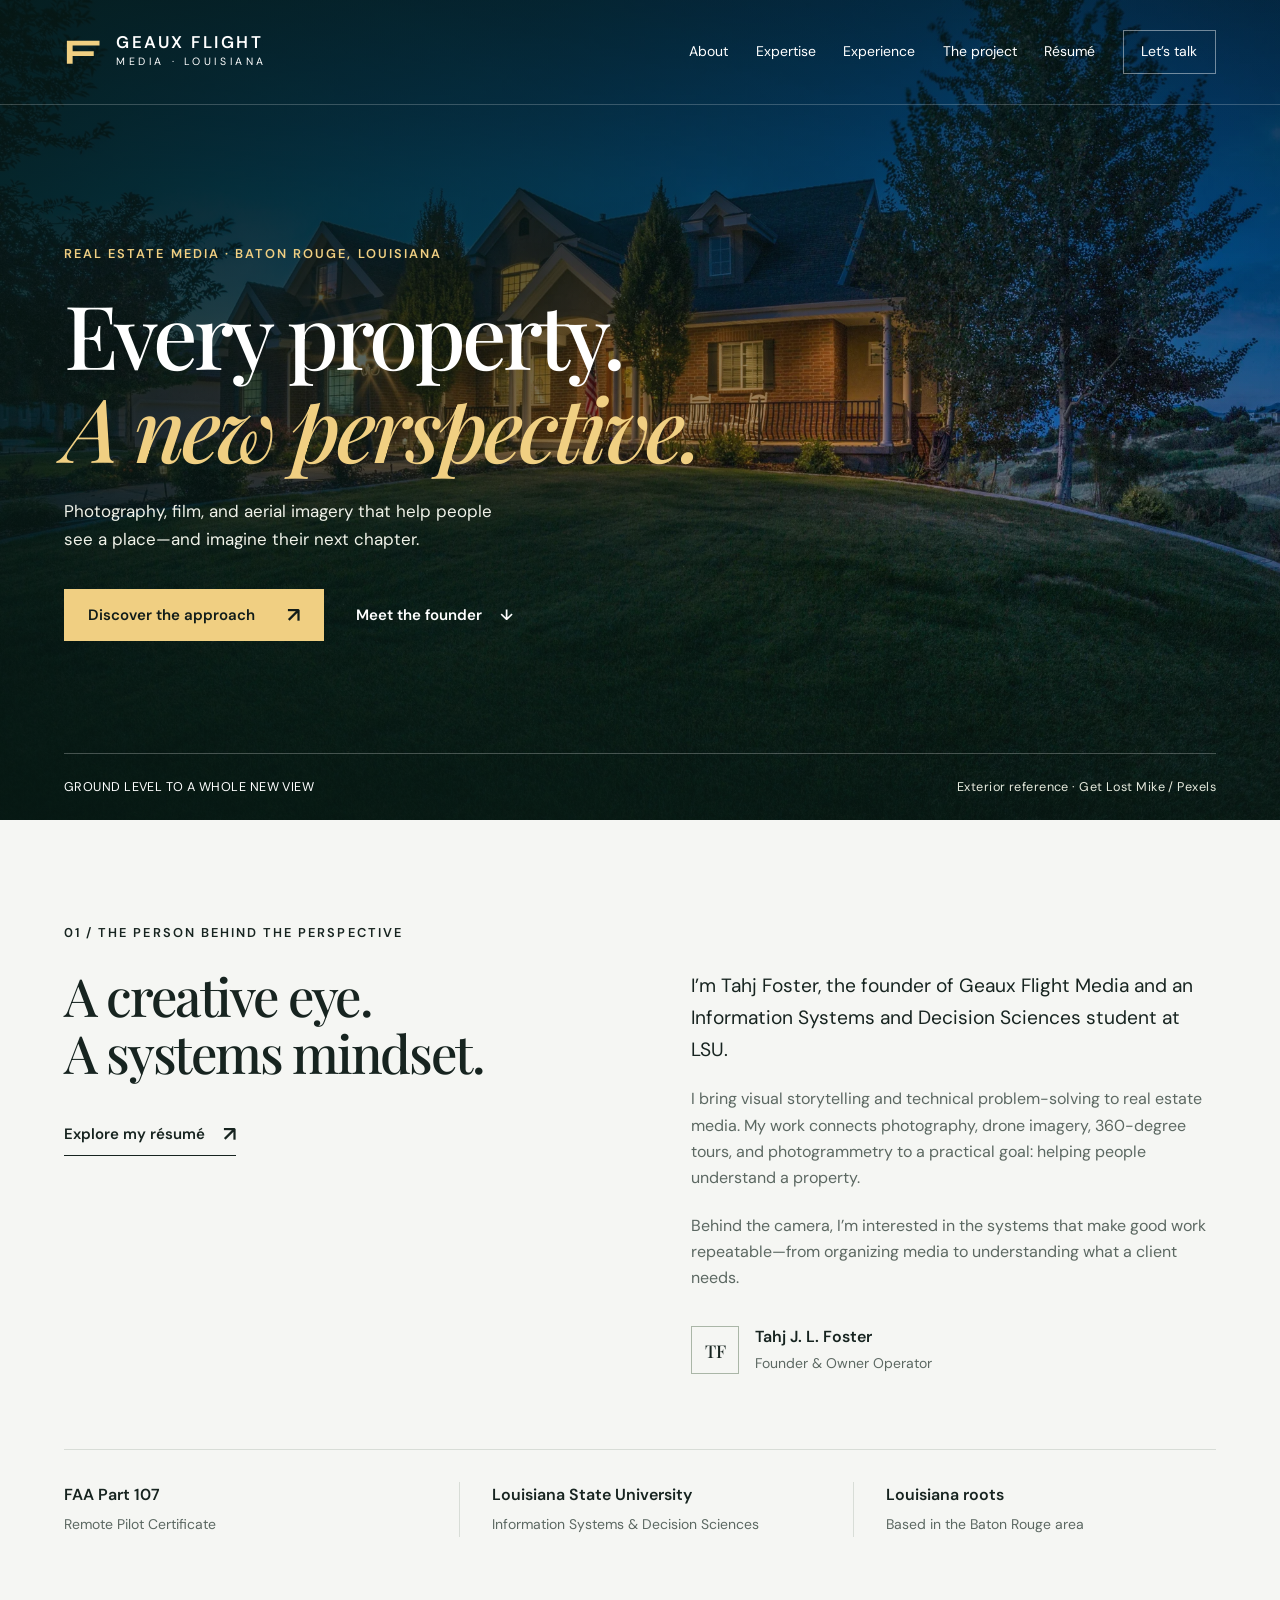
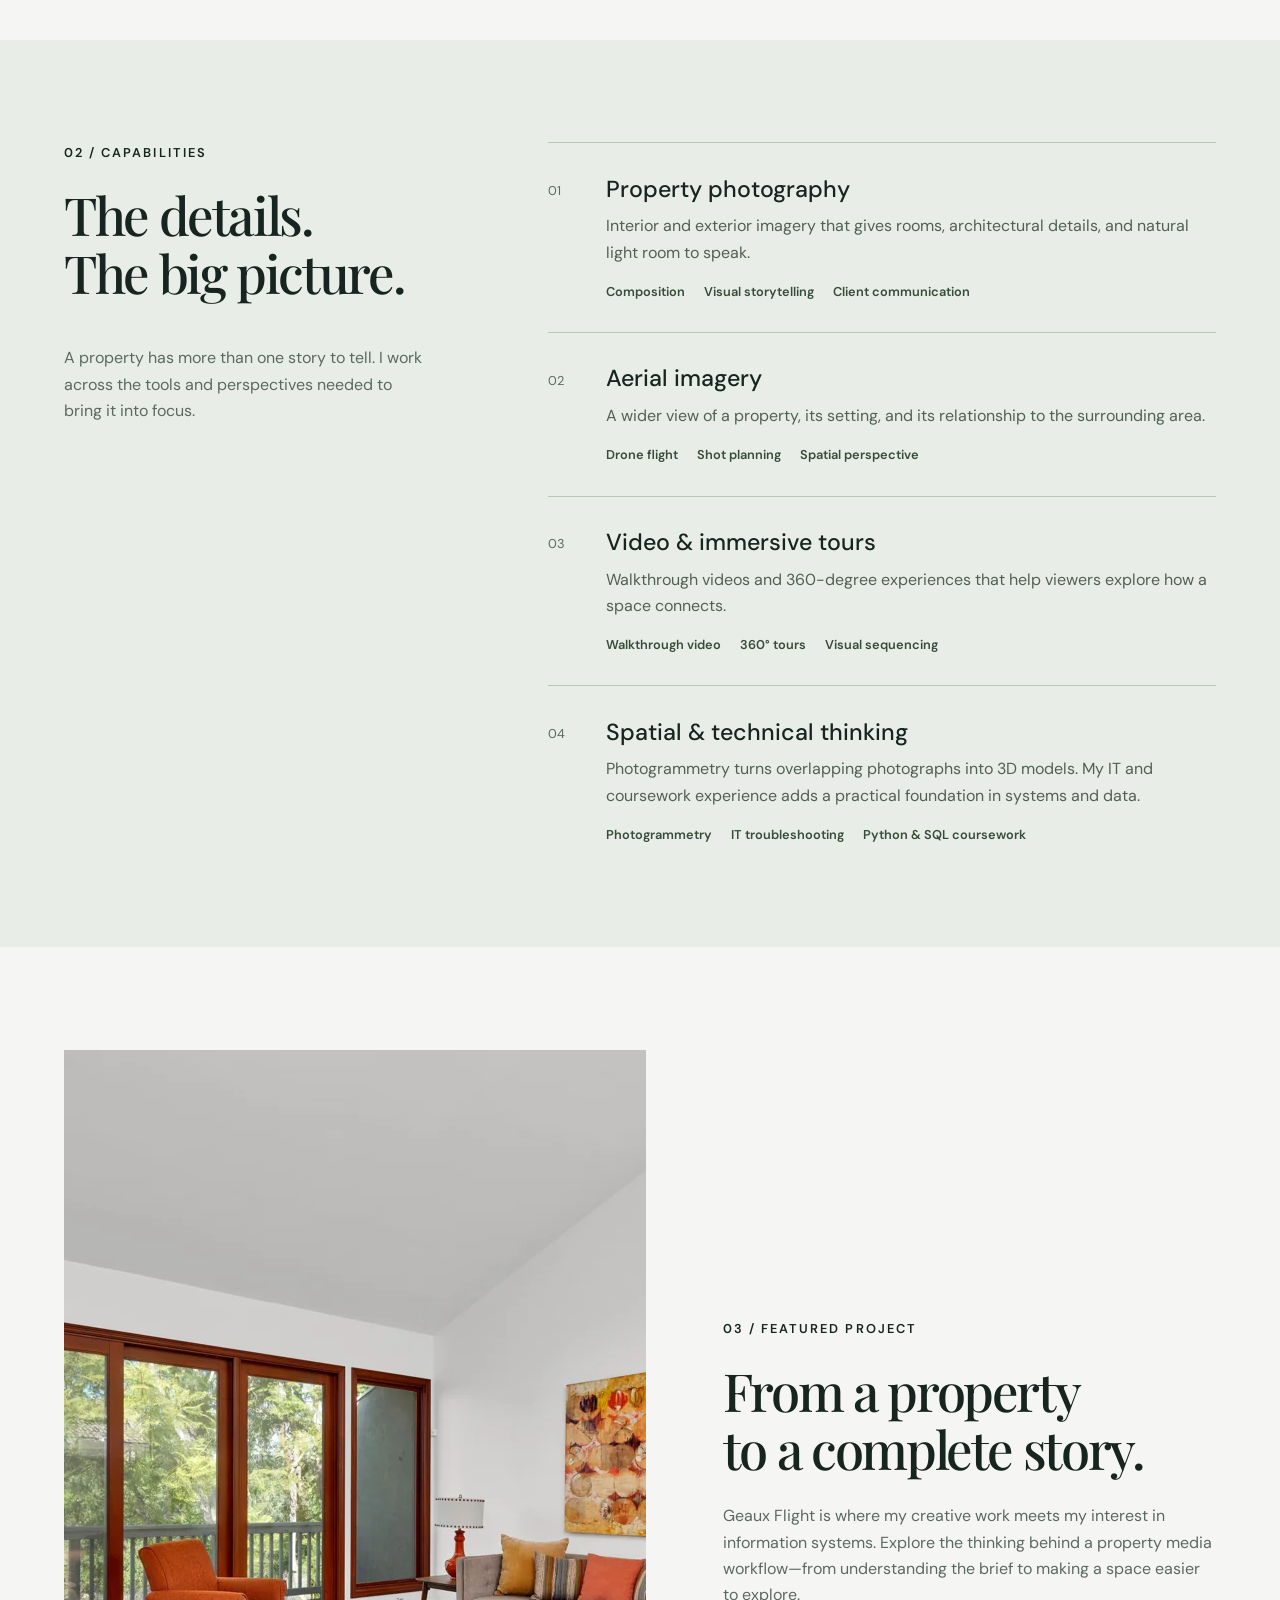
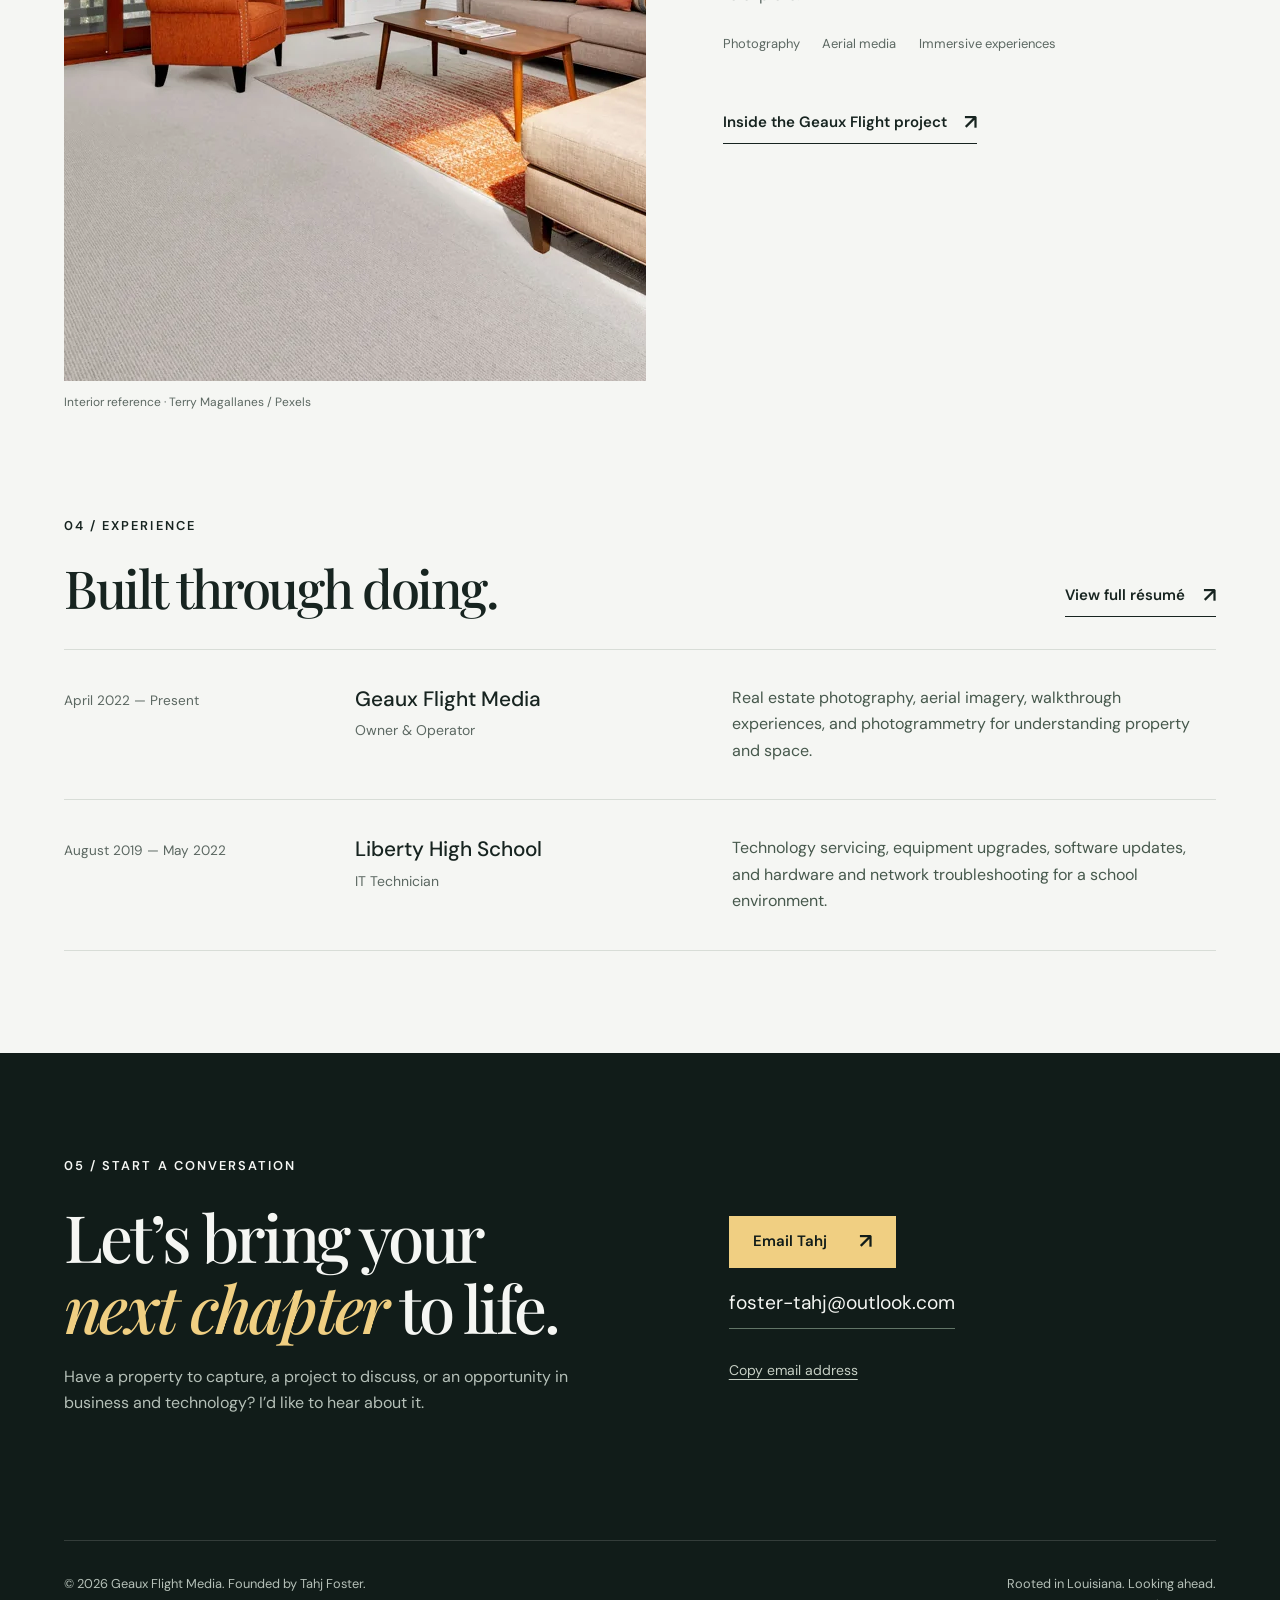
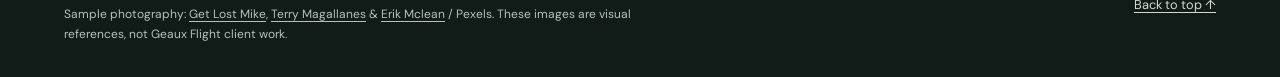
<file: index.html>
<!doctype html>
<html lang="en">
<head>
  <meta charset="utf-8">
  <meta name="viewport" content="width=device-width, initial-scale=1">
  <meta name="description" content="Geaux Flight Media by Tahj Foster: real estate photography, aerial imagery, 360-degree tours, and a portfolio connecting business and technology in Louisiana.">
  <meta name="theme-color" content="#111c19">
  <title>Geaux Flight Media | Tahj Foster · Louisiana</title>
  <link rel="icon" type="image/svg+xml" href="data:image/svg+xml,%3Csvg%20xmlns%3D%22http%3A//www.w3.org/2000/svg%22%20viewBox%3D%220%200%2064%2064%22%3E%3Crect%20width%3D%2264%22%20height%3D%2264%22%20rx%3D%228%22%20fill%3D%22%23111c19%22/%3E%3Cpath%20d%3D%22M16%2043V21h33v5H22v6h20v5H22v6z%22%20fill%3D%22%23f0cf82%22/%3E%3C/svg%3E">
  <link rel="stylesheet" href="styles.css">
  <script src="script.js" defer></script>
</head>
<body>

<a class="skip-link" href="#main">Skip to content</a>
<header class="site-header">
  <div class="header-inner wrap">
    <a class="brand" href="index.html" aria-label="Geaux Flight Media home">
      <svg class="brand-symbol" viewBox="0 0 40 40" aria-hidden="true"><path d="M3 32V8h34v5H9v6h22v5H9v8z" fill="currentColor"/></svg>
      <span class="brand-name"><strong>GEAUX FLIGHT</strong><small>MEDIA · LOUISIANA</small></span>
    </a>
    <button class="menu-button" type="button" data-menu-toggle aria-controls="site-nav" aria-expanded="false">Menu</button>
    <nav class="site-nav" id="site-nav" aria-label="Main navigation">
      <a href="index.html#about">About</a>
      <a href="index.html#expertise">Expertise</a>
      <a href="index.html#experience">Experience</a>
      <a href="project.html">The project</a>
      <a href="resume.html">Résumé</a>
      <a class="nav-contact" href="index.html#contact">Let’s talk</a>
    </nav>
  </div>
</header>
<main id="main">

<section class="hero" aria-labelledby="hero-title">
  <img class="hero-image" src="assets/exterior-dusk.webp" alt="A brick home framed by trees with warm porch lights at dusk; sample architectural photography" width="2000" height="1333" fetchpriority="high">
  <div class="hero-shade" aria-hidden="true"></div>
  <div class="hero-content wrap">
    <span class="eyebrow">Real estate media · Baton Rouge, Louisiana</span>
    <h1 id="hero-title">Every property.<br><em>A new perspective.</em></h1>
    <p class="hero-description">Photography, film, and aerial imagery that help people see a place—and imagine their next chapter.</p>
    <div class="hero-actions">
      <a class="button" href="project.html">Discover the approach <span class="arrow" aria-hidden="true">↗</span></a>
      <a class="text-link" href="#about">Meet the founder <span aria-hidden="true">↓</span></a>
    </div>
  </div>
  <div class="wrap">
    <div class="hero-base"><span>GROUND LEVEL TO A WHOLE NEW VIEW</span><span>Exterior reference · Get Lost Mike / Pexels</span></div>
  </div>
</section>

<section class="section" id="about" aria-labelledby="about-title">
  <div class="wrap">
    <div class="about-grid">
      <div>
        <span class="eyebrow">01 / The person behind the perspective</span>
        <h2 id="about-title">A creative eye.<br>A systems mindset.</h2>
        <a class="text-link" href="resume.html">Explore my résumé <span class="arrow" aria-hidden="true">↗</span></a>
      </div>
      <div class="about-copy">
        <p class="lead">I’m Tahj Foster, the founder of Geaux Flight Media and an Information Systems and Decision Sciences student at LSU.</p>
        <p class="muted">I bring visual storytelling and technical problem-solving to real estate media. My work connects photography, drone imagery, 360-degree tours, and photogrammetry to a practical goal: helping people understand a property.</p>
        <p class="muted">Behind the camera, I’m interested in the systems that make good work repeatable—from organizing media to understanding what a client needs.</p>
        <div class="about-signoff"><span class="initials" aria-hidden="true">TF</span><div><strong>Tahj J. L. Foster</strong><span>Founder &amp; Owner Operator</span></div></div>
      </div>
    </div>
    <div class="credentials">
      <div class="credential"><strong>FAA Part 107</strong><span>Remote Pilot Certificate</span></div>
      <div class="credential"><strong>Louisiana State University</strong><span>Information Systems &amp; Decision Sciences</span></div>
      <div class="credential"><strong>Louisiana roots</strong><span>Based in the Baton Rouge area</span></div>
    </div>
  </div>
</section>

<section class="section expertise" id="expertise" aria-labelledby="expertise-title">
  <div class="expertise-grid wrap">
    <div class="expertise-intro">
      <span class="eyebrow">02 / Capabilities</span>
      <h2 id="expertise-title">The details.<br>The big picture.</h2>
      <p class="muted">A property has more than one story to tell. I work across the tools and perspectives needed to bring it into focus.</p>
    </div>
    <div class="services">
      <article class="service"><span class="service-number" aria-hidden="true">01</span><div><h3>Property photography</h3><p>Interior and exterior imagery that gives rooms, architectural details, and natural light room to speak.</p><div class="service-skills"><span>Composition</span><span>Visual storytelling</span><span>Client communication</span></div></div></article>
      <article class="service"><span class="service-number" aria-hidden="true">02</span><div><h3>Aerial imagery</h3><p>A wider view of a property, its setting, and its relationship to the surrounding area.</p><div class="service-skills"><span>Drone flight</span><span>Shot planning</span><span>Spatial perspective</span></div></div></article>
      <article class="service"><span class="service-number" aria-hidden="true">03</span><div><h3>Video &amp; immersive tours</h3><p>Walkthrough videos and 360-degree experiences that help viewers explore how a space connects.</p><div class="service-skills"><span>Walkthrough video</span><span>360° tours</span><span>Visual sequencing</span></div></div></article>
      <article class="service"><span class="service-number" aria-hidden="true">04</span><div><h3>Spatial &amp; technical thinking</h3><p>Photogrammetry turns overlapping photographs into 3D models. My IT and coursework experience adds a practical foundation in systems and data.</p><div class="service-skills"><span>Photogrammetry</span><span>IT troubleshooting</span><span>Python &amp; SQL coursework</span></div></div></article>
    </div>
  </div>
</section>

<section class="section" aria-labelledby="featured-title">
  <div class="project-feature wrap">
    <figure class="feature-photo"><img src="assets/interior-bright.webp" alt="A sunlit living room with large windows, plants, and a pale sectional sofa; sample interior photography" width="1400" height="931" loading="lazy"><figcaption class="photo-note">Interior reference · Terry Magallanes / Pexels</figcaption></figure>
    <div class="feature-copy">
      <span class="eyebrow">03 / Featured project</span>
      <h2 id="featured-title">From a property<br>to a complete story.</h2>
      <p class="muted">Geaux Flight is where my creative work meets my interest in information systems. Explore the thinking behind a property media workflow—from understanding the brief to making a space easier to explore.</p>
      <div class="feature-tags"><span>Photography</span><span>Aerial media</span><span>Immersive experiences</span></div>
      <a class="text-link" href="project.html">Inside the Geaux Flight project <span class="arrow" aria-hidden="true">↗</span></a>
    </div>
  </div>
</section>

<section class="section experience-section" id="experience" aria-labelledby="experience-title">
  <div class="wrap">
    <div class="experience-top"><div><span class="eyebrow">04 / Experience</span><h2 id="experience-title">Built through doing.</h2></div><a class="text-link" href="resume.html">View full résumé <span class="arrow" aria-hidden="true">↗</span></a></div>
    <div class="experience-list">
      <article class="experience-row"><div class="experience-date">April 2022 — Present</div><div><h3>Geaux Flight Media</h3><span class="role">Owner &amp; Operator</span></div><p>Real estate photography, aerial imagery, walkthrough experiences, and photogrammetry for understanding property and space.</p></article>
      <article class="experience-row"><div class="experience-date">August 2019 — May 2022</div><div><h3>Liberty High School</h3><span class="role">IT Technician</span></div><p>Technology servicing, equipment upgrades, software updates, and hardware and network troubleshooting for a school environment.</p></article>
    </div>
  </div>
</section>

<section class="section contact dark" id="contact" aria-labelledby="contact-title">
  <div class="contact-grid wrap">
    <div><span class="eyebrow">05 / Start a conversation</span><h2 id="contact-title">Let’s bring your<br><em>next chapter</em> to life.</h2><p>Have a property to capture, a project to discuss, or an opportunity in business and technology? I’d like to hear about it.</p></div>
    <div class="contact-actions">
      <a class="button" href="mailto:foster-tahj@outlook.com?subject=Let%E2%80%99s%20connect%20%7C%20Geaux%20Flight">Email Tahj <span class="arrow" aria-hidden="true">↗</span></a>
      <a class="email-link" href="mailto:foster-tahj@outlook.com">foster-tahj@outlook.com</a>
      <button class="copy-button" type="button" data-copy-email="foster-tahj@outlook.com" hidden>Copy email address</button>
      <p class="copy-status" id="copy-status" role="status" aria-live="polite"></p>
    </div>
  </div>
</section>

</main>

<footer class="site-footer dark">
  <div class="wrap">
    <div class="footer-inner">
      <div>
        <p>© <span data-year>2026</span> Geaux Flight Media. Founded by Tahj Foster.</p>
        <p class="credit-line">Sample photography: <a href="https://www.pexels.com/photo/bungalow-house-during-dusk-6422928/" target="_blank" rel="noopener noreferrer">Get Lost Mike</a>, <a href="https://www.pexels.com/photo/modern-living-room-with-large-windows-in-sunlight-32207487/" target="_blank" rel="noopener noreferrer">Terry Magallanes</a> &amp; <a href="https://www.pexels.com/photo/an-aerial-shot-of-a-neighborhood-9203777/" target="_blank" rel="noopener noreferrer">Erik Mclean</a> / Pexels. These images are visual references, not Geaux Flight client work.</p>
      </div>
      <div class="footer-right"><p>Rooted in Louisiana. Looking ahead.</p><p><a href="#main">Back to top ↑</a></p></div>
    </div>
  </div>
</footer>
</body>
</html>
</file>
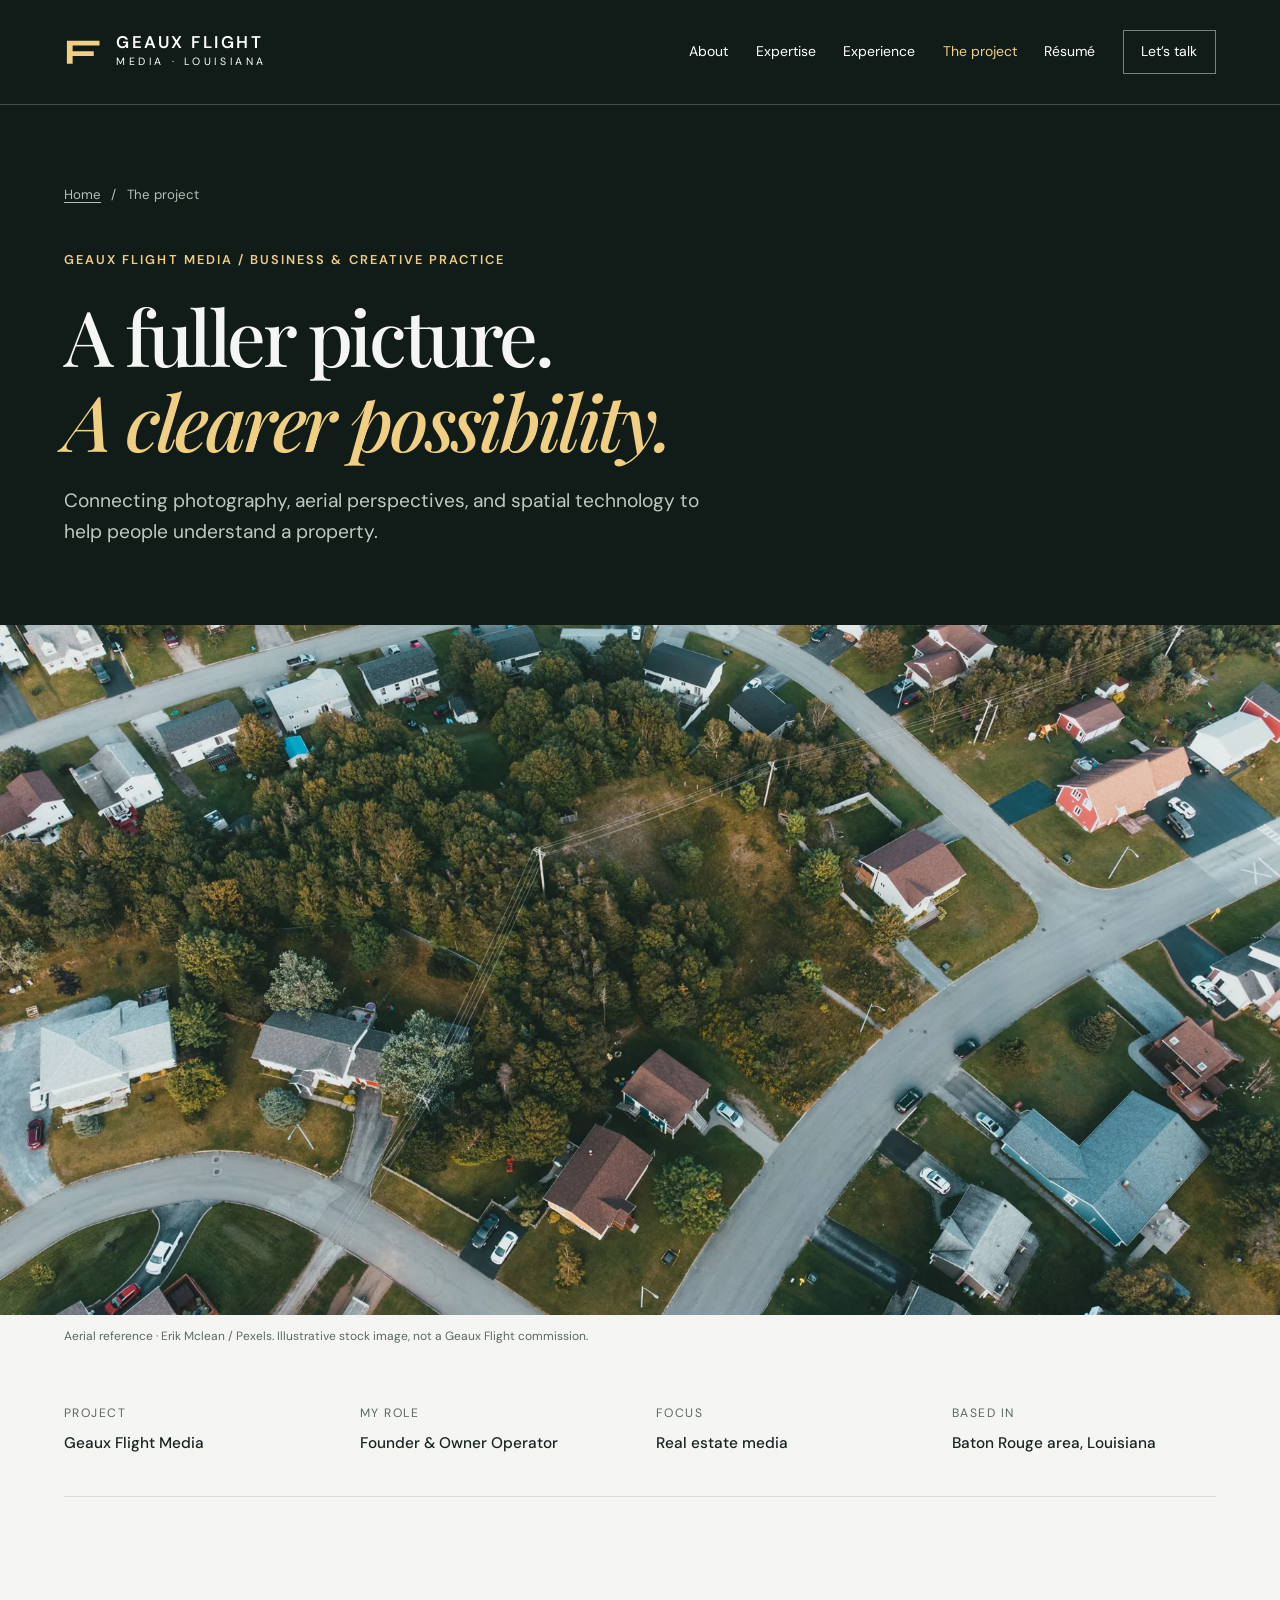
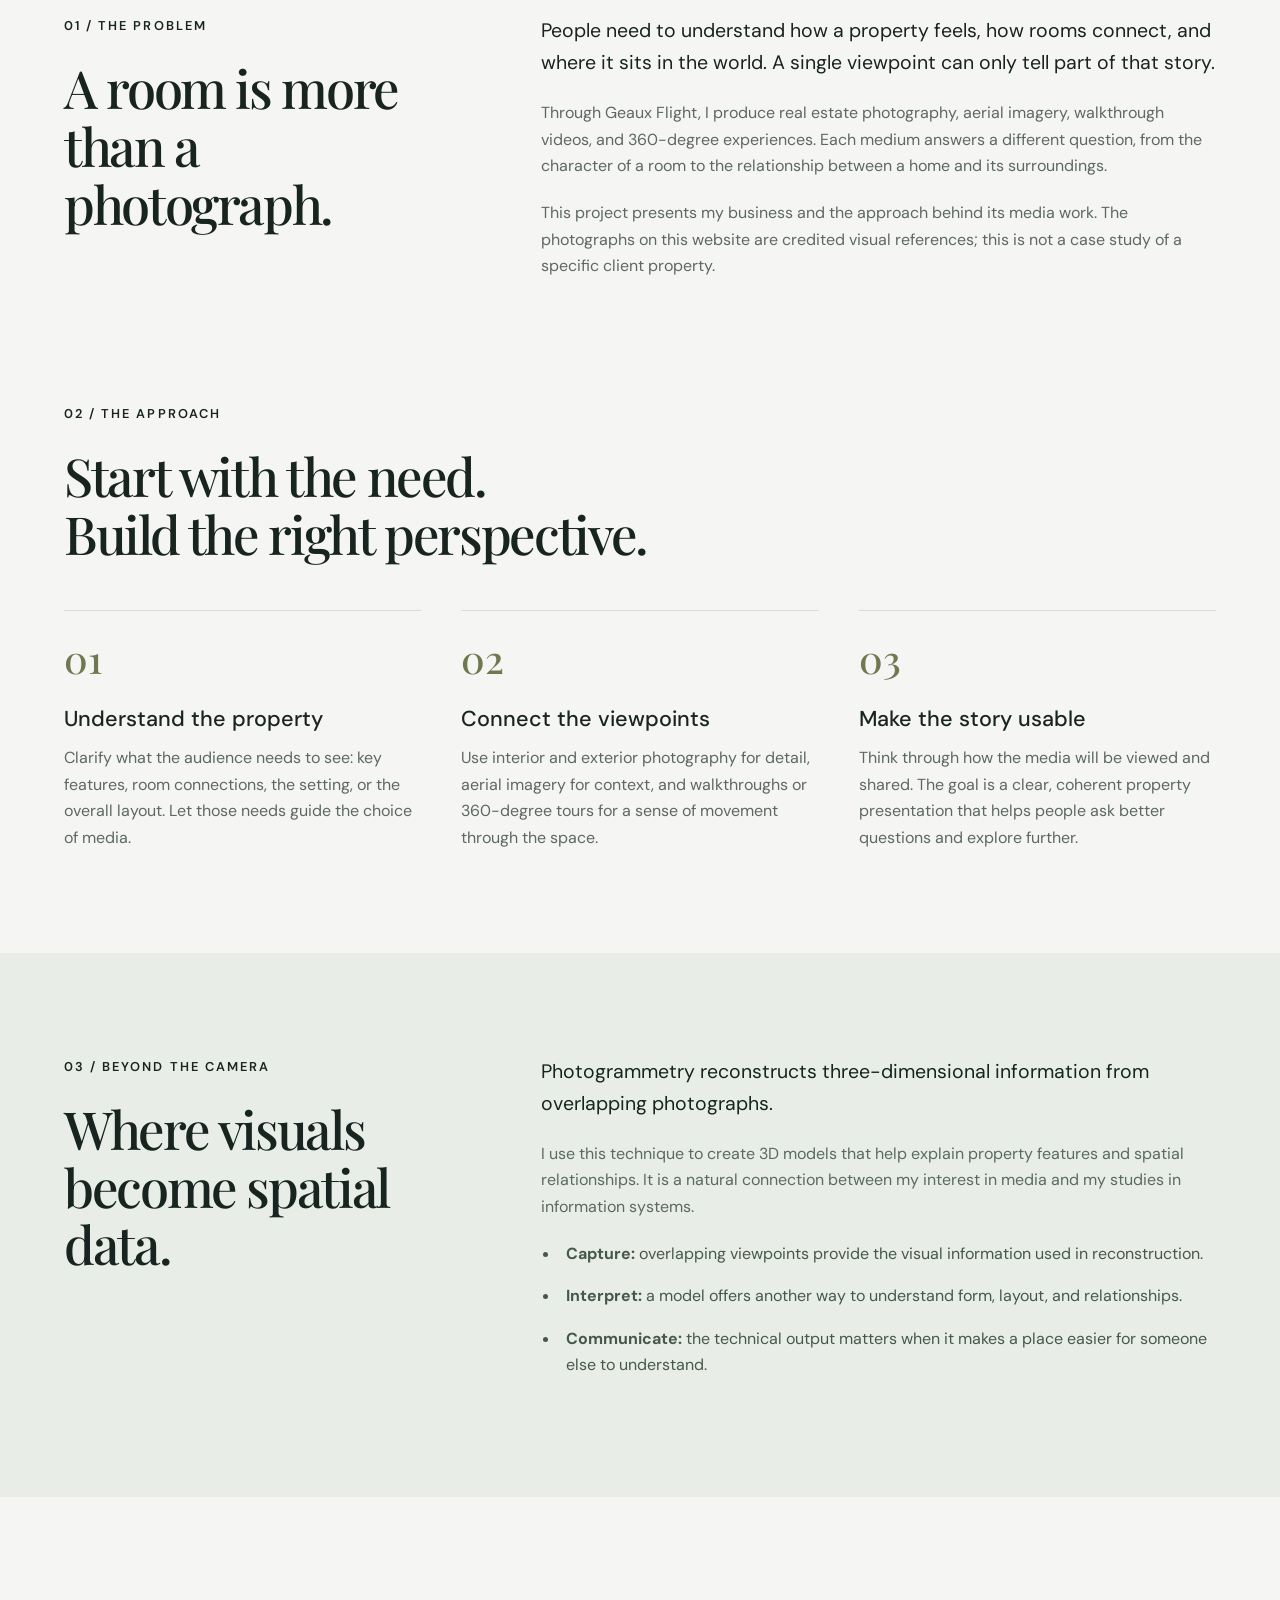
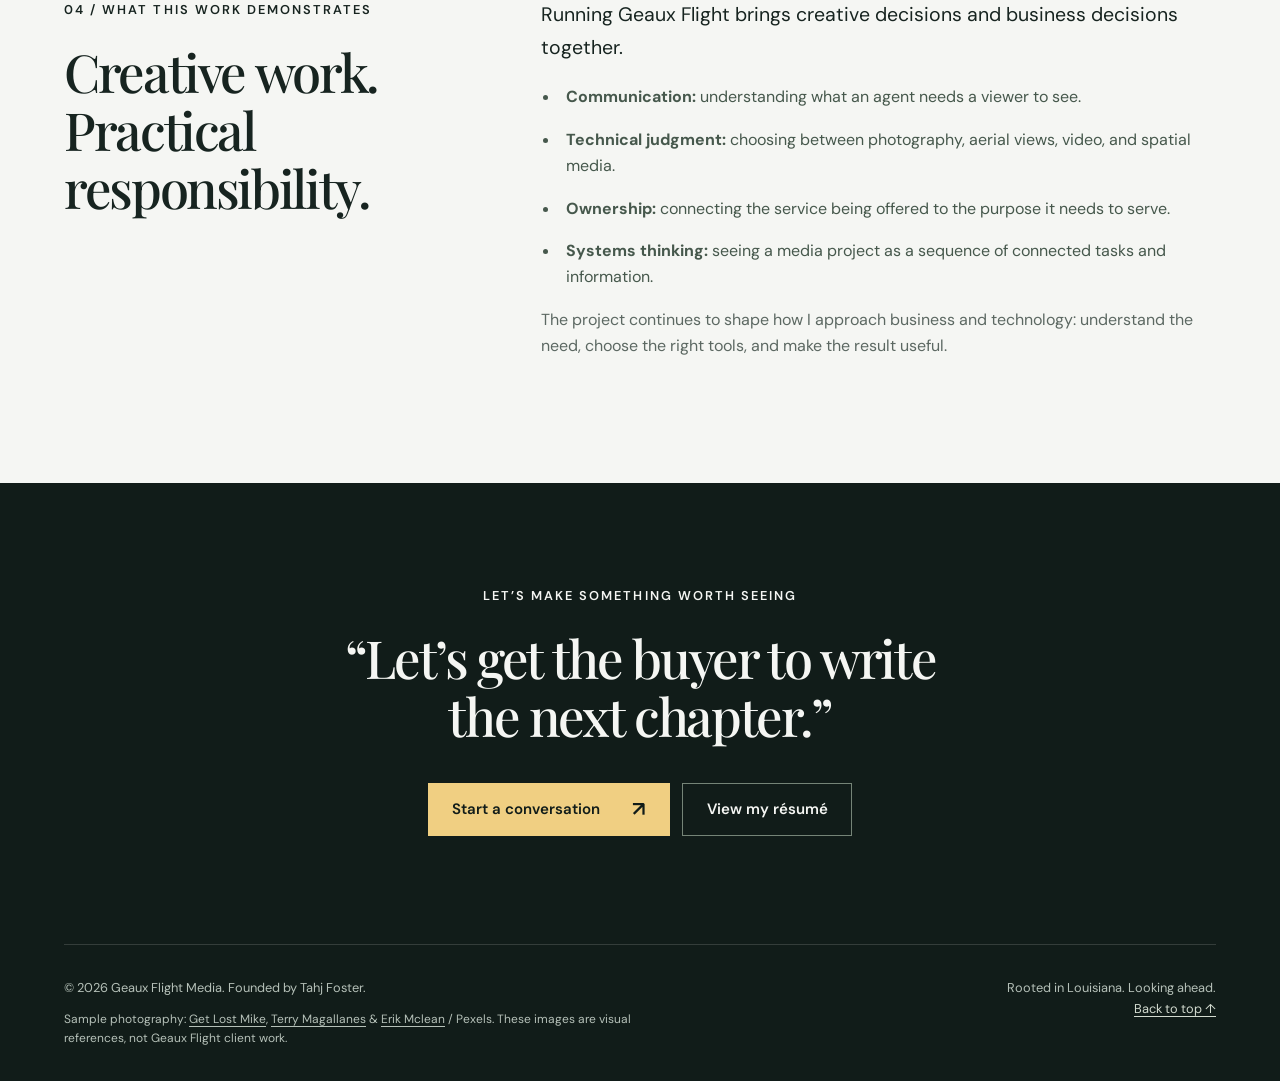
<file: project.html>
<!doctype html>
<html lang="en">
<head>
  <meta charset="utf-8">
  <meta name="viewport" content="width=device-width, initial-scale=1">
  <meta name="description" content="Explore the thinking behind Geaux Flight Media: property photography, aerial context, immersive tours, and photogrammetry.">
  <meta name="theme-color" content="#111c19">
  <title>The Geaux Flight Project | Property Media & Spatial Storytelling</title>
  <link rel="icon" type="image/svg+xml" href="data:image/svg+xml,%3Csvg%20xmlns%3D%22http%3A//www.w3.org/2000/svg%22%20viewBox%3D%220%200%2064%2064%22%3E%3Crect%20width%3D%2264%22%20height%3D%2264%22%20rx%3D%228%22%20fill%3D%22%23111c19%22/%3E%3Cpath%20d%3D%22M16%2043V21h33v5H22v6h20v5H22v6z%22%20fill%3D%22%23f0cf82%22/%3E%3C/svg%3E">
  <link rel="stylesheet" href="styles.css">
  <script src="script.js" defer></script>
</head>
<body>

<a class="skip-link" href="#main">Skip to content</a>
<header class="site-header">
  <div class="header-inner wrap">
    <a class="brand" href="index.html" aria-label="Geaux Flight Media home">
      <svg class="brand-symbol" viewBox="0 0 40 40" aria-hidden="true"><path d="M3 32V8h34v5H9v6h22v5H9v8z" fill="currentColor"/></svg>
      <span class="brand-name"><strong>GEAUX FLIGHT</strong><small>MEDIA · LOUISIANA</small></span>
    </a>
    <button class="menu-button" type="button" data-menu-toggle aria-controls="site-nav" aria-expanded="false">Menu</button>
    <nav class="site-nav" id="site-nav" aria-label="Main navigation">
      <a href="index.html#about">About</a>
      <a href="index.html#expertise">Expertise</a>
      <a href="index.html#experience">Experience</a>
      <a href="project.html" aria-current="page">The project</a>
      <a href="resume.html">Résumé</a>
      <a class="nav-contact" href="index.html#contact">Let’s talk</a>
    </nav>
  </div>
</header>
<main id="main">

<section class="page-hero dark" aria-labelledby="project-title">
  <div class="wrap">
    <p class="breadcrumb"><a href="index.html">Home</a><span aria-hidden="true">/</span>The project</p>
    <span class="eyebrow">Geaux Flight Media / Business &amp; creative practice</span>
    <h1 id="project-title">A fuller picture.<br><em>A clearer possibility.</em></h1>
    <p class="lead">Connecting photography, aerial perspectives, and spatial technology to help people understand a property.</p>
  </div>
</section>
<figure class="project-banner"><img src="assets/aerial-neighborhood.webp" alt="An aerial view of residential streets and tree-lined homes; sample imagery illustrating neighborhood context" width="1800" height="1350" fetchpriority="high"><figcaption class="photo-note">Aerial reference · Erik Mclean / Pexels. Illustrative stock image, not a Geaux Flight commission.</figcaption></figure>
<div class="wrap"><dl class="project-facts"><div><dt>Project</dt><dd>Geaux Flight Media</dd></div><div><dt>My role</dt><dd>Founder &amp; Owner Operator</dd></div><div><dt>Focus</dt><dd>Real estate media</dd></div><div><dt>Based in</dt><dd>Baton Rouge area, Louisiana</dd></div></dl></div>
<section class="section" aria-labelledby="challenge-title">
  <div class="story-grid wrap">
    <div><span class="eyebrow">01 / The problem</span><h2 id="challenge-title">A room is more<br>than a photograph.</h2></div>
    <div><p class="lead">People need to understand how a property feels, how rooms connect, and where it sits in the world. A single viewpoint can only tell part of that story.</p><p class="muted">Through Geaux Flight, I produce real estate photography, aerial imagery, walkthrough videos, and 360-degree experiences. Each medium answers a different question, from the character of a room to the relationship between a home and its surroundings.</p><p class="muted">This project presents my business and the approach behind its media work. The photographs on this website are credited visual references; this is not a case study of a specific client property.</p></div>
  </div>
</section>
<section class="section process" aria-labelledby="process-title">
  <div class="wrap">
    <div class="process-heading"><span class="eyebrow">02 / The approach</span><h2 id="process-title">Start with the need.<br>Build the right perspective.</h2></div>
    <div class="process-steps">
      <article class="process-step"><span class="step-number" aria-hidden="true">01</span><h3>Understand the property</h3><p>Clarify what the audience needs to see: key features, room connections, the setting, or the overall layout. Let those needs guide the choice of media.</p></article>
      <article class="process-step"><span class="step-number" aria-hidden="true">02</span><h3>Connect the viewpoints</h3><p>Use interior and exterior photography for detail, aerial imagery for context, and walkthroughs or 360-degree tours for a sense of movement through the space.</p></article>
      <article class="process-step"><span class="step-number" aria-hidden="true">03</span><h3>Make the story usable</h3><p>Think through how the media will be viewed and shared. The goal is a clear, coherent property presentation that helps people ask better questions and explore further.</p></article>
    </div>
  </div>
</section>
<section class="section technical" aria-labelledby="technical-title">
  <div class="story-grid wrap">
    <div><span class="eyebrow">03 / Beyond the camera</span><h2 id="technical-title">Where visuals<br>become spatial data.</h2></div>
    <div><p class="lead">Photogrammetry reconstructs three-dimensional information from overlapping photographs.</p><p class="muted">I use this technique to create 3D models that help explain property features and spatial relationships. It is a natural connection between my interest in media and my studies in information systems.</p><ul class="technical-points"><li><strong>Capture:</strong> overlapping viewpoints provide the visual information used in reconstruction.</li><li><strong>Interpret:</strong> a model offers another way to understand form, layout, and relationships.</li><li><strong>Communicate:</strong> the technical output matters when it makes a place easier for someone else to understand.</li></ul></div>
  </div>
</section>
<section class="section" aria-labelledby="competencies-title">
  <div class="story-grid wrap">
    <div><span class="eyebrow">04 / What this work demonstrates</span><h2 id="competencies-title">Creative work.<br>Practical responsibility.</h2></div>
    <div><p class="lead">Running Geaux Flight brings creative decisions and business decisions together.</p><ul class="technical-points"><li><strong>Communication:</strong> understanding what an agent needs a viewer to see.</li><li><strong>Technical judgment:</strong> choosing between photography, aerial views, video, and spatial media.</li><li><strong>Ownership:</strong> connecting the service being offered to the purpose it needs to serve.</li><li><strong>Systems thinking:</strong> seeing a media project as a sequence of connected tasks and information.</li></ul><p class="muted">The project continues to shape how I approach business and technology: understand the need, choose the right tools, and make the result useful.</p></div>
  </div>
</section>
<section class="section project-close dark" aria-labelledby="project-close-title"><div class="wrap"><span class="eyebrow">Let’s make something worth seeing</span><h2 id="project-close-title">“Let’s get the buyer to write<br>the next chapter.”</h2><a class="button" href="index.html#contact">Start a conversation <span class="arrow" aria-hidden="true">↗</span></a><a class="button button-outline" style="color:var(--paper);border-color:#758477;background:transparent" href="resume.html">View my résumé</a></div></section>

</main>

<footer class="site-footer dark">
  <div class="wrap">
    <div class="footer-inner">
      <div>
        <p>© <span data-year>2026</span> Geaux Flight Media. Founded by Tahj Foster.</p>
        <p class="credit-line">Sample photography: <a href="https://www.pexels.com/photo/bungalow-house-during-dusk-6422928/" target="_blank" rel="noopener noreferrer">Get Lost Mike</a>, <a href="https://www.pexels.com/photo/modern-living-room-with-large-windows-in-sunlight-32207487/" target="_blank" rel="noopener noreferrer">Terry Magallanes</a> &amp; <a href="https://www.pexels.com/photo/an-aerial-shot-of-a-neighborhood-9203777/" target="_blank" rel="noopener noreferrer">Erik Mclean</a> / Pexels. These images are visual references, not Geaux Flight client work.</p>
      </div>
      <div class="footer-right"><p>Rooted in Louisiana. Looking ahead.</p><p><a href="#main">Back to top ↑</a></p></div>
    </div>
  </div>
</footer>
</body>
</html>
</file>
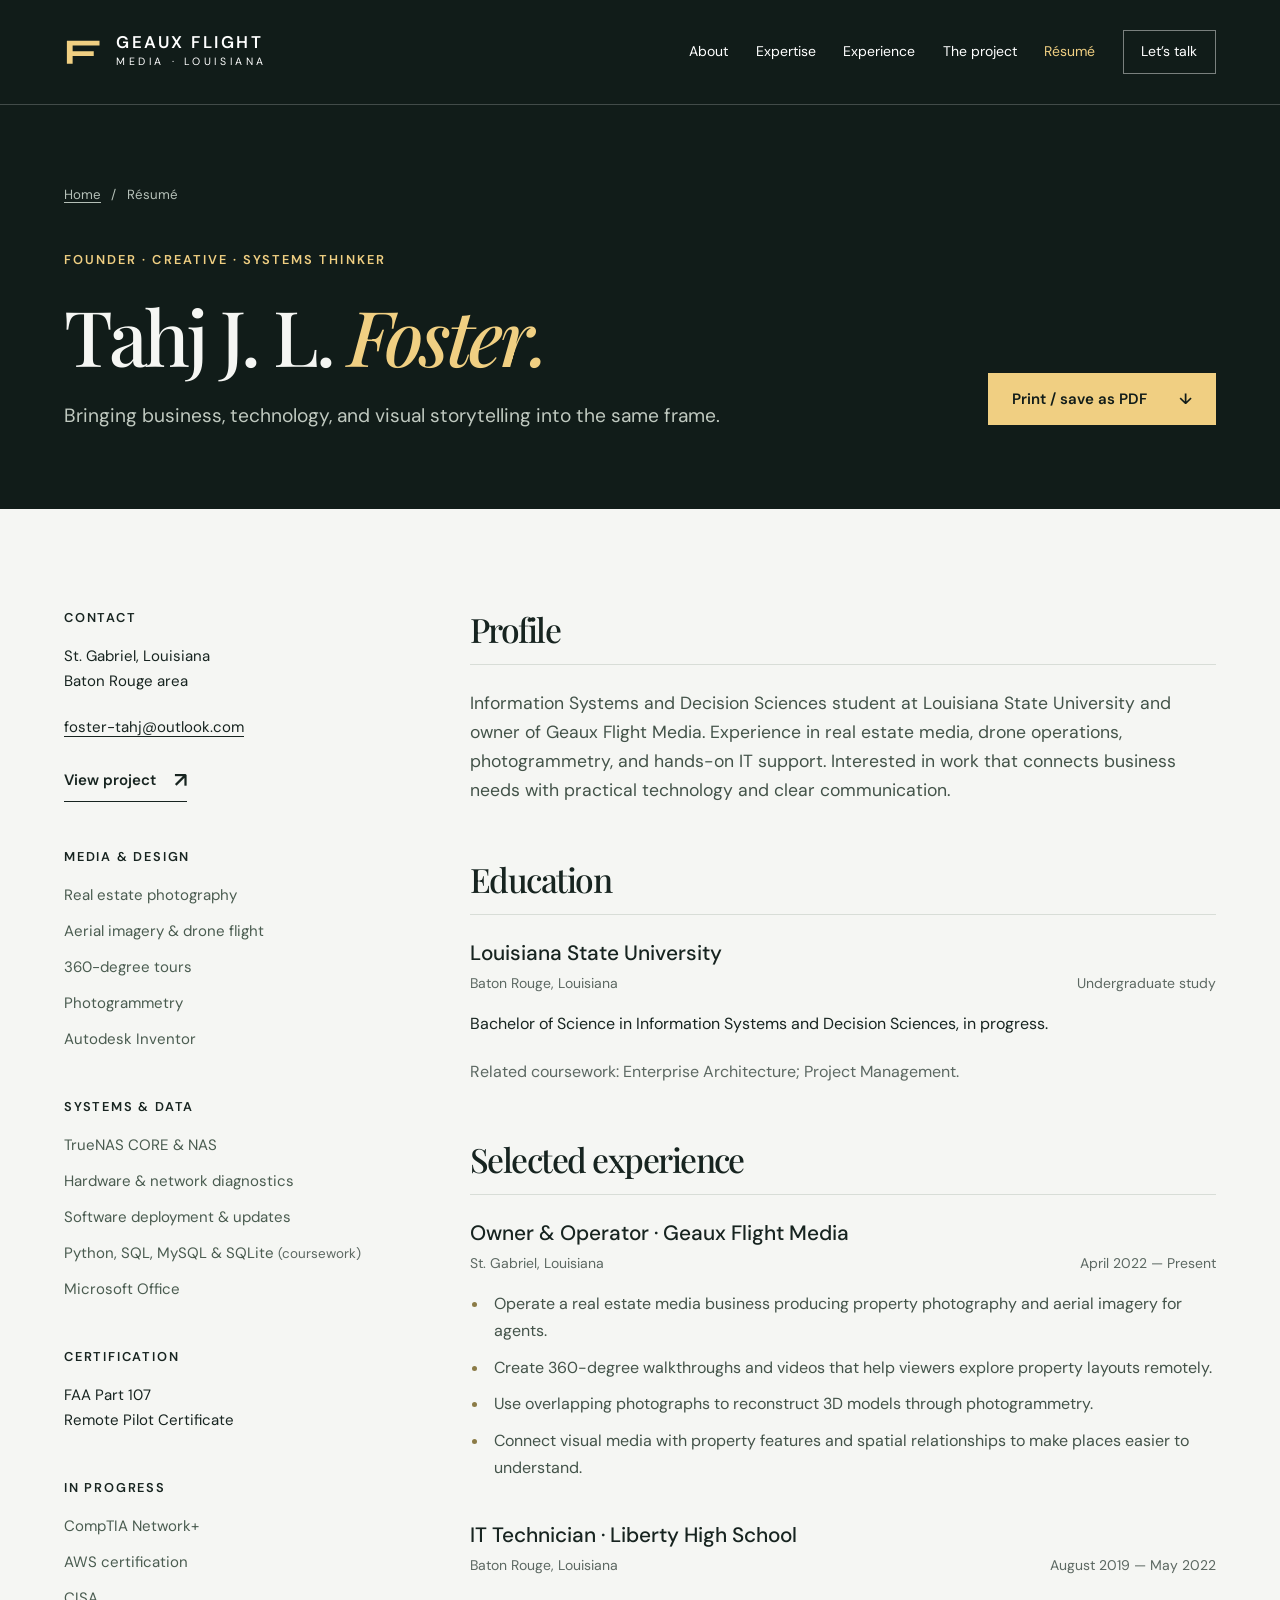
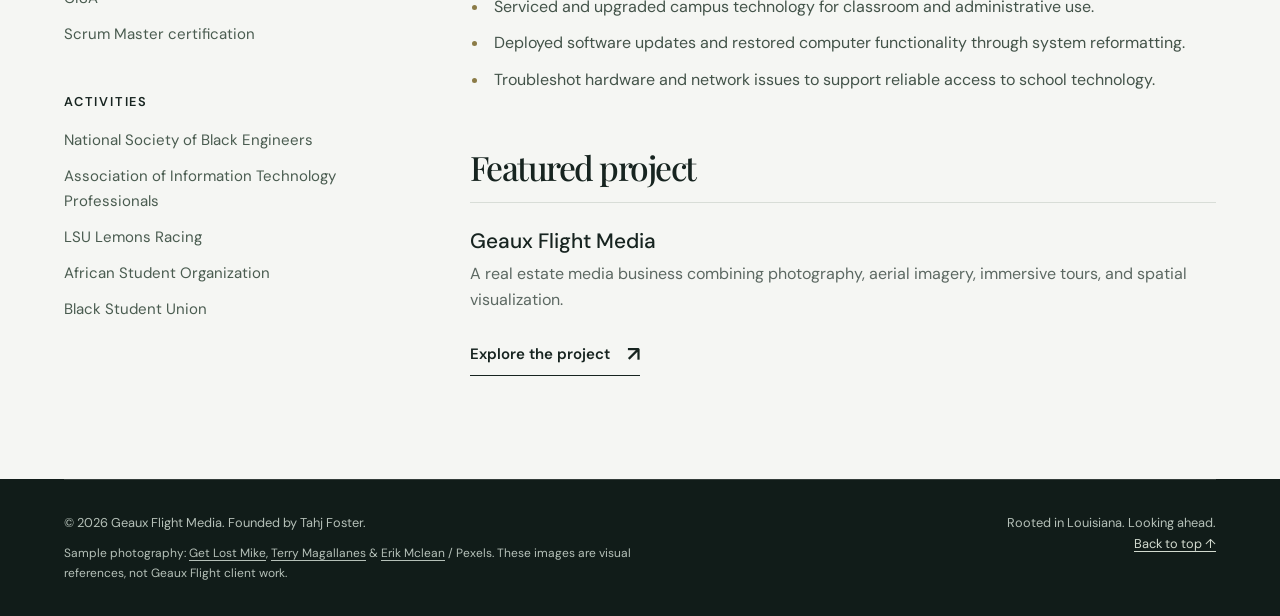
<file: resume.html>
<!doctype html>
<html lang="en">
<head>
  <meta charset="utf-8">
  <meta name="viewport" content="width=device-width, initial-scale=1">
  <meta name="description" content="Explore Tahj Foster’s education, Geaux Flight Media experience, IT support skills, and FAA Part 107 credential.">
  <meta name="theme-color" content="#111c19">
  <title>Tahj Foster — Résumé | Geaux Flight Media</title>
  <link rel="icon" type="image/svg+xml" href="data:image/svg+xml,%3Csvg%20xmlns%3D%22http%3A//www.w3.org/2000/svg%22%20viewBox%3D%220%200%2064%2064%22%3E%3Crect%20width%3D%2264%22%20height%3D%2264%22%20rx%3D%228%22%20fill%3D%22%23111c19%22/%3E%3Cpath%20d%3D%22M16%2043V21h33v5H22v6h20v5H22v6z%22%20fill%3D%22%23f0cf82%22/%3E%3C/svg%3E">
  <link rel="stylesheet" href="styles.css">
  <script src="script.js" defer></script>
</head>
<body>

<a class="skip-link" href="#main">Skip to content</a>
<header class="site-header">
  <div class="header-inner wrap">
    <a class="brand" href="index.html" aria-label="Geaux Flight Media home">
      <svg class="brand-symbol" viewBox="0 0 40 40" aria-hidden="true"><path d="M3 32V8h34v5H9v6h22v5H9v8z" fill="currentColor"/></svg>
      <span class="brand-name"><strong>GEAUX FLIGHT</strong><small>MEDIA · LOUISIANA</small></span>
    </a>
    <button class="menu-button" type="button" data-menu-toggle aria-controls="site-nav" aria-expanded="false">Menu</button>
    <nav class="site-nav" id="site-nav" aria-label="Main navigation">
      <a href="index.html#about">About</a>
      <a href="index.html#expertise">Expertise</a>
      <a href="index.html#experience">Experience</a>
      <a href="project.html">The project</a>
      <a href="resume.html" aria-current="page">Résumé</a>
      <a class="nav-contact" href="index.html#contact">Let’s talk</a>
    </nav>
  </div>
</header>
<main id="main">

<section class="page-hero dark" aria-labelledby="resume-title">
  <div class="wrap">
    <p class="breadcrumb"><a href="index.html">Home</a><span aria-hidden="true">/</span>Résumé</p>
    <div class="page-hero-line">
      <div><span class="eyebrow">Founder · Creative · Systems thinker</span><h1 id="resume-title">Tahj J. L. <em>Foster.</em></h1><p class="lead">Bringing business, technology, and visual storytelling into the same frame.</p></div>
      <button class="button" type="button" data-print hidden>Print / save as PDF <span aria-hidden="true">↓</span></button>
      <noscript><p class="print-hidden">Use your browser’s Print command to print this résumé or save it as a PDF.</p></noscript>
    </div>
  </div>
</section>
<div class="section wrap resume-layout">
  <aside class="resume-sidebar" aria-label="Contact, competencies, and activities">
    <section><h2>Contact</h2><p>St. Gabriel, Louisiana<br>Baton Rouge area</p><p><a href="mailto:foster-tahj@outlook.com">foster-tahj@outlook.com</a></p><a class="text-link" href="project.html">View project <span class="arrow" aria-hidden="true">↗</span></a></section>
    <section><h2>Media &amp; design</h2><ul><li>Real estate photography</li><li>Aerial imagery &amp; drone flight</li><li>360-degree tours</li><li>Photogrammetry</li><li>Autodesk Inventor</li></ul></section>
    <section><h2>Systems &amp; data</h2><ul><li>TrueNAS CORE &amp; NAS</li><li>Hardware &amp; network diagnostics</li><li>Software deployment &amp; updates</li><li>Python, SQL, MySQL &amp; SQLite <span class="small">(coursework)</span></li><li>Microsoft Office</li></ul></section>
    <section><h2>Certification</h2><p>FAA Part 107<br>Remote Pilot Certificate</p></section>
    <section><h2>In progress</h2><ul><li>CompTIA Network+</li><li>AWS certification</li><li>CISA</li><li>Scrum Master certification</li></ul></section>
    <section><h2>Activities</h2><ul><li>National Society of Black Engineers</li><li>Association of Information Technology Professionals</li><li>LSU Lemons Racing</li><li>African Student Organization</li><li>Black Student Union</li></ul></section>
  </aside>
  <div class="resume-main">
    <section aria-labelledby="profile-heading"><h2 id="profile-heading">Profile</h2><p class="resume-intro">Information Systems and Decision Sciences student at Louisiana State University and owner of Geaux Flight Media. Experience in real estate media, drone operations, photogrammetry, and hands-on IT support. Interested in work that connects business needs with practical technology and clear communication.</p></section>
    <section aria-labelledby="education-heading"><h2 id="education-heading">Education</h2><h3>Louisiana State University</h3><p class="job-meta"><span>Baton Rouge, Louisiana</span><span>Undergraduate study</span></p><p>Bachelor of Science in Information Systems and Decision Sciences, in progress.</p><p class="muted">Related coursework: Enterprise Architecture; Project Management.</p></section>
    <section aria-labelledby="work-heading">
      <h2 id="work-heading">Selected experience</h2>
      <article class="resume-job"><h3>Owner &amp; Operator · Geaux Flight Media</h3><p class="job-meta"><span>St. Gabriel, Louisiana</span><span>April 2022 — Present</span></p><ul><li>Operate a real estate media business producing property photography and aerial imagery for agents.</li><li>Create 360-degree walkthroughs and videos that help viewers explore property layouts remotely.</li><li>Use overlapping photographs to reconstruct 3D models through photogrammetry.</li><li>Connect visual media with property features and spatial relationships to make places easier to understand.</li></ul></article>
      <article class="resume-job"><h3>IT Technician · Liberty High School</h3><p class="job-meta"><span>Baton Rouge, Louisiana</span><span>August 2019 — May 2022</span></p><ul><li>Serviced and upgraded campus technology for classroom and administrative use.</li><li>Deployed software updates and restored computer functionality through system reformatting.</li><li>Troubleshot hardware and network issues to support reliable access to school technology.</li></ul></article>
    </section>
    <section aria-labelledby="project-heading"><h2 id="project-heading">Featured project</h2><h3>Geaux Flight Media</h3><p class="muted">A real estate media business combining photography, aerial imagery, immersive tours, and spatial visualization.</p><a class="text-link" href="project.html">Explore the project <span class="arrow" aria-hidden="true">↗</span></a></section>
  </div>
</div>

</main>

<footer class="site-footer dark">
  <div class="wrap">
    <div class="footer-inner">
      <div>
        <p>© <span data-year>2026</span> Geaux Flight Media. Founded by Tahj Foster.</p>
        <p class="credit-line">Sample photography: <a href="https://www.pexels.com/photo/bungalow-house-during-dusk-6422928/" target="_blank" rel="noopener noreferrer">Get Lost Mike</a>, <a href="https://www.pexels.com/photo/modern-living-room-with-large-windows-in-sunlight-32207487/" target="_blank" rel="noopener noreferrer">Terry Magallanes</a> &amp; <a href="https://www.pexels.com/photo/an-aerial-shot-of-a-neighborhood-9203777/" target="_blank" rel="noopener noreferrer">Erik Mclean</a> / Pexels. These images are visual references, not Geaux Flight client work.</p>
      </div>
      <div class="footer-right"><p>Rooted in Louisiana. Looking ahead.</p><p><a href="#main">Back to top ↑</a></p></div>
    </div>
  </div>
</footer>
</body>
</html>
</file>
<file: styles.css>
@font-face {
  font-family: 'DM Sans';
  font-style: normal;
  font-weight: 400;
  font-display: swap;
  src: url(assets/fonts/dm-sans-normal-400.ttf) format('truetype');
}

@font-face {
  font-family: 'DM Sans';
  font-style: normal;
  font-weight: 500;
  font-display: swap;
  src: url(assets/fonts/dm-sans-normal-500.ttf) format('truetype');
}

@font-face {
  font-family: 'DM Sans';
  font-style: normal;
  font-weight: 600;
  font-display: swap;
  src: url(assets/fonts/dm-sans-normal-600.ttf) format('truetype');
}

@font-face {
  font-family: 'DM Sans';
  font-style: normal;
  font-weight: 700;
  font-display: swap;
  src: url(assets/fonts/dm-sans-normal-700.ttf) format('truetype');
}

@font-face {
  font-family: 'Playfair Display';
  font-style: italic;
  font-weight: 500;
  font-display: swap;
  src: url(assets/fonts/playfair-display-italic-500.ttf) format('truetype');
}

@font-face {
  font-family: 'Playfair Display';
  font-style: italic;
  font-weight: 600;
  font-display: swap;
  src: url(assets/fonts/playfair-display-italic-600.ttf) format('truetype');
}

@font-face {
  font-family: 'Playfair Display';
  font-style: normal;
  font-weight: 500;
  font-display: swap;
  src: url(assets/fonts/playfair-display-normal-500.ttf) format('truetype');
}

@font-face {
  font-family: 'Playfair Display';
  font-style: normal;
  font-weight: 600;
  font-display: swap;
  src: url(assets/fonts/playfair-display-normal-600.ttf) format('truetype');
}

/* Shared by every page. No framework or build step required. */

:root {
  --ink: #172420;
  --night: #111c19;
  --paper: #f5f6f3;
  --white: #fff;
  --muted: #5c6862;
  --line: #d8ddd7;
  --gold: #f0cf82;
  --gold-dark: #6d5117;
  --serif: 'Playfair Display', Georgia, serif;
  --sans: 'DM Sans', Arial, sans-serif;
  --gutter: clamp(1.25rem, 5vw, 5.5rem);
}
*, *::before, *::after { box-sizing: border-box; }
[hidden] { display: none !important; }
html { scroll-behavior: smooth; scroll-padding-top: 7rem; }
body { margin: 0; background: var(--paper); color: var(--ink); font: 1rem/1.65 var(--sans); -webkit-font-smoothing: antialiased; }
body.menu-open { overflow: hidden; }
a { color: inherit; text-underline-offset: .25em; }
button, input, textarea { font: inherit; }
button, a { -webkit-tap-highlight-color: transparent; }
button { cursor: pointer; }
img { display: block; max-width: 100%; }
svg { display: block; }
h1, h2, h3, p { margin-top: 0; }
h1, h2, h3 { font-weight: 500; }
h1, h2 { font-family: var(--serif); line-height: 1.1; letter-spacing: -.045em; }
h2 { font-size: clamp(2.5rem, 4.1vw, 4.3rem); }
h3 { line-height: 1.3; }
p { margin-bottom: 1.3rem; }
em { font-weight: inherit; }
::selection { background: var(--gold); color: var(--night); }
:focus-visible { outline: 3px solid #bc8118; outline-offset: 5px; }
.dark :focus-visible, .site-header :focus-visible { outline-color: var(--gold); }
.skip-link { position: fixed; left: 1rem; top: -8rem; z-index: 100; padding: .75rem 1rem; background: var(--gold); color: var(--ink); }
.skip-link:focus { top: 1rem; }
.wrap { width: 100%; max-width: 1600px; padding-inline: var(--gutter); margin-inline: auto; }
.section { padding-block: clamp(4.5rem, 8vw, 8.25rem); }
.eyebrow { display: block; font-size: .8rem; font-weight: 600; letter-spacing: .16em; line-height: 1.7; text-transform: uppercase; margin-bottom: 1.4rem; }
.muted { color: var(--muted); }
.dark { color: var(--paper); background: var(--night); }
.dark .muted { color: #b5c0b8; }
.text-link { display: inline-flex; align-items: center; gap: 1.1rem; font-size: .94rem; font-weight: 600; text-decoration: none; border-bottom: 1px solid currentColor; padding-block: .5rem; }
.text-link .arrow, .button .arrow { font-size: 1.3rem; line-height: 1; transition: transform .2s; }
.text-link:hover .arrow, .button:hover .arrow { transform: translate(3px, -3px); }
.button { display: inline-flex; align-items: center; justify-content: center; gap: 2rem; min-height: 3.2rem; padding: .8rem 1.45rem; border: 1px solid transparent; background: var(--gold); color: var(--night); text-decoration: none; font-size: .94rem; font-weight: 600; border-radius: 0; transition: background .2s; }
.button:hover { background: #ffdea0; }
.button-outline { border-color: #aeb7b0; color: var(--ink); background: transparent; }
.button-outline:hover { background: #e4e8df; }
.button-dark { background: var(--ink); color: var(--white); }
.button-dark:hover { background: #2d4036; }
.sr-only { position: absolute; width: 1px; height: 1px; padding: 0; margin: -1px; overflow: hidden; clip: rect(0, 0, 0, 0); white-space: nowrap; border: 0; }

/* Navigation */
.site-header { position: absolute; z-index: 30; top: 0; width: 100%; color: white; border-bottom: 1px solid #ffffff35; }
.header-inner { min-height: 6.5rem; display: flex; align-items: center; justify-content: space-between; gap: 2rem; }
.brand { display: inline-flex; align-items: center; gap: .85rem; text-decoration: none; flex-shrink: 0; }
.brand-symbol { width: 2.4rem; height: 2.4rem; color: var(--gold); }
.brand-name { display: flex; flex-direction: column; }
.brand-name strong { font-size: 1.06rem; font-weight: 600; line-height: 1.15; letter-spacing: .15em; }
.brand-name small { font-size: .66rem; letter-spacing: .34em; line-height: 1.8; }
.site-nav { display: flex; align-items: center; gap: clamp(1.1rem, 2.15vw, 2.3rem); }
.site-nav > a { display: inline-flex; align-items: center; min-height: 44px; font-size: .875rem; text-decoration: none; white-space: nowrap; }
.site-nav > a:not(.nav-contact) { padding-block: .5rem; }
.site-nav > a:hover, .site-nav > a[aria-current='page'] { color: var(--gold); }
.nav-contact { border: 1px solid #ffffff70; padding: .6rem 1.1rem; }
.nav-contact:hover { border-color: var(--gold); }
.menu-button { display: none; background: transparent; border: 1px solid #ffffff75; color: white; padding: .5rem .8rem; min-height: 44px; }

/* Home */
.hero { min-height: 820px; position: relative; isolation: isolate; display: flex; flex-direction: column; justify-content: flex-end; color: white; background: #243c34; }
.hero-image, .hero-shade { position: absolute; z-index: -1; inset: 0; width: 100%; height: 100%; }
.hero-image { object-fit: cover; object-position: center 54%; }
.hero-shade { background: linear-gradient(90deg, #061813cf 0%, #071a1485 43%, #07181222 80%), linear-gradient(0deg, #071812cc, transparent 46%, #04151099); }
.hero-content { padding-top: 13rem; padding-bottom: 7rem; }
.hero .eyebrow { color: var(--gold); }
.hero h1 { font-size: clamp(3.8rem, 6.9vw, 7.4rem); line-height: 1.05; margin-bottom: 1.6rem; max-width: 870px; }
.hero h1 em { color: var(--gold); }
.hero-description { max-width: 28rem; color: #f0f2e9; font-size: 1.06rem; margin-bottom: 2.2rem; }
.hero-actions { display: flex; flex-wrap: wrap; align-items: center; gap: 2rem; }
.hero-actions .text-link { border: 0; }
.hero-base { padding-block: 1.4rem; border-top: 1px solid #ffffff40; display: flex; justify-content: space-between; gap: 1rem; font-size: .79rem; letter-spacing: .035em; }
.hero-base span:last-child { color: #e6eade; }
.about-grid { display: grid; grid-template-columns: 1fr 1fr; gap: clamp(3rem, 8vw, 9rem); }
.about-grid h2 { max-width: 33rem; margin-bottom: 2rem; }
.about-copy { padding-top: 3rem; }
.lead { font-size: clamp(1.15rem, 1.5vw, 1.45rem); line-height: 1.65; }
.about-signoff { display: flex; align-items: center; gap: 1rem; margin-top: 2rem; }
.initials { display: inline-flex; align-items: center; justify-content: center; width: 3rem; height: 3rem; border: 1px solid #aab6a7; font-family: var(--serif); font-size: 1.1rem; flex-shrink: 0; }
.about-signoff strong { display: block; font-size: 1rem; font-weight: 600; }
.about-signoff span:not(.initials) { color: var(--muted); font-size: .875rem; }
.credentials { display: grid; grid-template-columns: repeat(3, 1fr); gap: 2rem; border-top: 1px solid var(--line); padding-top: 2rem; margin-top: 4.5rem; }
.credential { padding-right: 1rem; }
.credential + .credential { border-left: 1px solid var(--line); padding-left: 2rem; }
.credential strong { display: block; font-size: 1rem; font-weight: 550; margin-bottom: .2rem; }
.credential span { font-size: .875rem; color: var(--muted); }
.expertise { background: #e9ede7; }
.expertise-grid { display: grid; grid-template-columns: .8fr 1.4fr; gap: clamp(3rem, 8vw, 8rem); }
.expertise-intro p { max-width: 23rem; }
.service { display: grid; grid-template-columns: 2.4rem 1fr; column-gap: 1.2rem; padding: 1.9rem 0; border-top: 1px solid #bdc8bc; }
.service:last-child { padding-bottom: 0; }
.service-number { color: var(--muted); font-size: .8rem; padding-top: .4rem; }
.service h3 { font-size: 1.45rem; margin-bottom: .6rem; }
.service p { color: #526054; margin: 0; max-width: 38rem; }
.service-skills { display: flex; flex-wrap: wrap; gap: .5rem 1.2rem; margin-top: .9rem; font-size: .8rem; font-weight: 600; color: #384c3a; }
.project-feature { display: grid; grid-template-columns: 1.18fr 1fr; gap: clamp(2rem, 6vw, 6rem); align-items: center; }
.feature-photo { position: relative; margin: 0; }
.feature-photo img { width: 100%; aspect-ratio: 1 / 1.08; object-fit: cover; }
.photo-note { font-size: .75rem; color: var(--muted); padding-top: .75rem; }
.feature-copy h2 { margin-bottom: 1.6rem; }
.feature-copy .text-link { margin-top: 1rem; }
.feature-tags { display: flex; flex-wrap: wrap; gap: .6rem 1.4rem; margin-block: 1.5rem 2rem; font-size: .81rem; color: var(--muted); }
.experience-top { display: flex; align-items: flex-end; justify-content: space-between; gap: 2rem; margin-bottom: 2rem; }
.experience-top h2 { margin: 0; }
.experience-list { border-top: 1px solid var(--line); }
.experience-row { display: grid; grid-template-columns: .75fr 1fr 1.4fr; gap: 2rem; padding-block: 2.2rem; border-bottom: 1px solid var(--line); }
.experience-date { font-size: .85rem; color: var(--muted); padding-top: .3rem; }
.experience-row h3 { font-size: 1.3rem; margin-bottom: .35rem; }
.experience-row .role { color: var(--muted); font-size: .875rem; }
.experience-row p { margin: 0; color: #46584c; }
.experience-section { padding-top: 0; }
.contact-grid { display: grid; grid-template-columns: 1.2fr 1fr; gap: 5rem; align-items: end; }
.contact h2 { max-width: 43rem; font-size: clamp(2.8rem, 5.1vw, 5.5rem); margin-bottom: 1.3rem; }
.contact h2 em { color: var(--gold); }
.contact p { color: #b5c0b8; max-width: 33rem; }
.contact-actions { display: flex; flex-direction: column; align-items: flex-start; gap: 1.2rem; padding-bottom: .3rem; }
.email-link { font-size: clamp(1rem, 1.5vw, 1.5rem); text-decoration: none; border-bottom: 1px solid #627567; padding-bottom: .6rem; overflow-wrap: anywhere; }
.email-link:hover { color: var(--gold); }
.copy-button { min-height: 44px; border: 0; background: none; color: #c6cfc4; padding: .4rem 0; font-size: .875rem; text-decoration: underline; text-underline-offset: .3em; }
.copy-status { font-size: .875rem; color: var(--gold); min-height: 1.5em; margin: 0; }
.site-footer { background: var(--night); color: #b5c0b8; font-size: .8rem; }
.footer-inner { border-top: 1px solid #ffffff25; padding-block: 2rem; display: flex; align-items: flex-start; justify-content: space-between; gap: 2rem; }
.footer-inner p { margin: 0; }
.footer-right { text-align: right; }
.footer-right a { color: #d2dacf; }
.credit-line { font-size: .75rem; margin-top: .7rem !important; max-width: 600px; }

/* Shared secondary-page framing */
.page-hero { padding-top: 11.5rem; padding-bottom: 4.8rem; }
.page-hero .eyebrow { color: var(--gold); }
.page-hero h1 { font-size: clamp(3.2rem, 6vw, 6rem); margin-bottom: 1.4rem; max-width: 65rem; }
.page-hero h1 em { color: var(--gold); }
.page-hero .lead { color: #c0c9c0; max-width: 42rem; margin-bottom: 0; }
.breadcrumb { font-size: .83rem; color: #b5c0b8; margin-bottom: 2.7rem; }
.breadcrumb a { color: inherit; }
.breadcrumb span { margin-inline: .65rem; }
.page-hero-line { display: flex; align-items: flex-end; justify-content: space-between; gap: 2rem; }
.page-hero-line .button { flex-shrink: 0; margin-bottom: .4rem; }
.resume-layout { display: grid; grid-template-columns: .63fr 1.55fr; gap: clamp(3rem, 8vw, 8rem); }
.resume-sidebar section { margin-bottom: 3rem; }
.resume-sidebar h2 { font-family: var(--sans); font-size: .8rem; letter-spacing: .14em; font-weight: 600; text-transform: uppercase; margin-bottom: 1.2rem; }
.resume-sidebar ul { list-style: none; margin: 0; padding: 0; }
.resume-sidebar li { margin-bottom: .7rem; font-size: .94rem; color: #4a5c50; }
.resume-sidebar a { overflow-wrap: anywhere; }
.resume-sidebar p { font-size: .94rem; }
.resume-sidebar .small { font-size: .84rem; color: var(--muted); }
.resume-main > section { margin-bottom: 3.5rem; }
.resume-main > section:last-child { margin-bottom: 0; }
.resume-main h2 { font-size: 2.1rem; border-bottom: 1px solid var(--line); padding-bottom: 1rem; margin-bottom: 1.5rem; }
.resume-main h3 { font-size: 1.3rem; margin-bottom: .4rem; }
.resume-job + .resume-job { margin-top: 2.5rem; }
.job-meta { display: flex; justify-content: space-between; gap: 1rem; font-size: .875rem; color: var(--muted); margin-bottom: 1rem; }
.resume-main ul { padding-left: 1.2rem; margin: 0; }
.resume-main li { padding-left: .3rem; margin-bottom: .65rem; color: #435349; }
.resume-main li::marker { color: #8b7b46; }
.resume-intro { font-size: 1.1rem; color: #435349; }
.resume-note { border-left: 2px solid #bdad77; padding-left: 1rem; font-size: .875rem; color: var(--muted); }
.project-banner { margin: 0; }
.project-banner img { width: 100%; max-height: 690px; aspect-ratio: 2.18 / 1; object-fit: cover; object-position: center 53%; }
.project-banner .photo-note { padding-inline: var(--gutter); margin-inline: auto; max-width: 1600px; }
.project-facts { display: grid; grid-template-columns: repeat(4, 1fr); gap: 2rem; padding-block: 2.5rem; border-bottom: 1px solid var(--line); }
.project-facts dt { font-size: .76rem; text-transform: uppercase; letter-spacing: .12em; color: var(--muted); margin-bottom: .5rem; }
.project-facts dd { margin: 0; font-size: .96rem; font-weight: 500; }
.story-grid { display: grid; grid-template-columns: .72fr 1.3fr; gap: clamp(3rem, 8vw, 8rem); }
.story-grid h2 { max-width: 26rem; }
.story-grid .lead { font-size: 1.22rem; }
.process { padding-top: 0; }
.process-heading { max-width: 42rem; }
.process-steps { margin-top: 3rem; display: grid; grid-template-columns: repeat(3, 1fr); gap: 2.5rem; }
.process-step { border-top: 1px solid var(--line); padding-top: 1.5rem; }
.process-step .step-number { font-family: var(--serif); color: #6f784f; font-size: 2.4rem; line-height: 1.2; margin-bottom: 1.5rem; display: block; }
.process-step h3 { font-size: 1.35rem; margin-bottom: .75rem; }
.process-step p { color: var(--muted); margin-bottom: 0; }
.technical { background: #e9ede7; }
.technical-points { padding-left: 1.2rem; color: #46584c; }
.technical-points li { padding-left: .4rem; margin-bottom: 1rem; }
.project-close { text-align: center; }
.project-close h2 { max-width: 55rem; margin: 0 auto 2rem; }
.project-close .button { margin: .4rem; }

/* Responsive navigation is progressively enhanced: links stay visible without JS. */
@media (min-width: 1600px) { .hero { min-height: 900px; } }
@media (max-width: 1100px) {
  .site-nav { gap: 1.15rem; }
  .site-nav > a { font-size: .875rem; }
  .header-inner { gap: 1.2rem; }
  .brand-name strong { font-size: .93rem; }
  .hero { min-height: 770px; }
  .contact-grid { gap: 3rem; }
  .experience-row { grid-template-columns: .65fr 1fr 1.2fr; gap: 1.5rem; }
}
@media (max-width: 860px) {
  .header-inner { min-height: 5.4rem; flex-wrap: wrap; padding-block: 1rem; }
  .site-nav { width: 100%; flex-wrap: wrap; padding-bottom: .5rem; }
  .js .menu-button { display: inline-block; }
  .js .site-nav { display: none; }
  .js .site-nav.is-open { position: absolute; display: flex; flex-direction: column; align-items: stretch; justify-content: flex-start; gap: 0; top: 100%; left: 0; width: 100%; padding: 1rem var(--gutter) 2rem; background: var(--night); max-height: calc(100svh - 5.4rem); overflow-y: auto; }
  .js .site-nav.is-open > a { padding: .9rem 0; font-size: 1.15rem; border-bottom: 1px solid #ffffff25; }
  .js .site-nav.is-open > .nav-contact { border: 0; color: var(--gold); }
  .hero-content { padding-top: 13rem; padding-bottom: 5rem; }
  .hero { min-height: 720px; }
  .hero h1 { font-size: clamp(3.8rem, 8.5vw, 5.3rem); }
  .about-grid { grid-template-columns: 1fr; gap: 1rem; }
  .about-copy { padding-top: 0; max-width: 44rem; }
  .about-grid h2 { max-width: 40rem; }
  .expertise-grid { grid-template-columns: 1fr; gap: 2rem; }
  .expertise-intro p { max-width: 35rem; }
  .expertise-intro h2 { max-width: 35rem; }
  .project-feature { grid-template-columns: 1fr 1fr; gap: 2rem; }
  .feature-photo img { aspect-ratio: .7; }
  .feature-copy h2 { font-size: 2.6rem; }
  .experience-row { grid-template-columns: 1fr 2fr; gap: 1rem 2rem; }
  .experience-row p { grid-column: 2; }
  .contact-grid { grid-template-columns: 1fr; gap: 2rem; }
  .contact-actions { gap: .9rem; }
  .page-hero-line { flex-direction: column; align-items: flex-start; }
  .resume-layout { grid-template-columns: .8fr 1.5fr; gap: 2.5rem; }
  .job-meta { flex-direction: column; gap: .15rem; }
  .story-grid { grid-template-columns: 1fr; gap: 1.5rem; }
  .story-grid h2 { max-width: 42rem; }
  .process-steps { gap: 1.5rem; }
  .project-facts { grid-template-columns: 1fr 1fr; }
}
@media (max-width: 580px) {
  .brand-symbol { width: 2rem; height: 2rem; }
  .brand-name strong { font-size: .88rem; }
  .brand-name small { font-size: .6rem; }
  .header-inner { gap: 1rem; }
  .hero { min-height: 760px; }
  .hero-image { object-position: 61% center; }
  .hero-shade { background: linear-gradient(90deg, #061813bd, #071a1460), linear-gradient(0deg, #071812dc, transparent 70%, #041510aa); }
  .hero-content { padding-top: 12rem; padding-bottom: 3.5rem; }
  .hero h1 { font-size: clamp(3.3rem, 13vw, 4.6rem); }
  .hero-description { max-width: 22rem; font-size: 1rem; }
  .hero-actions { align-items: flex-start; flex-direction: column; gap: 1.1rem; }
  .hero-base { flex-direction: column; gap: .35rem; font-size: .75rem; }
  .eyebrow { font-size: .75rem; }
  .credentials { grid-template-columns: 1fr; gap: 1.1rem; margin-top: 3rem; padding-top: 1.5rem; }
  .credential + .credential { border: 0; padding: 0; }
  .credential { padding: 0; }
  .credential span { display: block; }
  .service { grid-template-columns: 1.65rem 1fr; gap: .65rem; }
  .service h3 { font-size: 1.25rem; }
  .project-feature { grid-template-columns: 1fr; gap: 2.3rem; }
  .feature-photo img { aspect-ratio: 1.1; }
  .feature-copy h2 { font-size: 2.7rem; }
  .experience-top { align-items: flex-start; flex-direction: column; gap: 1rem; }
  .experience-row { grid-template-columns: 1fr; gap: .6rem; }
  .experience-row p { grid-column: 1; margin-top: .4rem; }
  .contact h2 { font-size: 2.9rem; }
  .footer-inner { flex-direction: column; gap: 1rem; }
  .footer-right { text-align: left; }
  .page-hero { padding-top: 10.5rem; padding-bottom: 3.4rem; }
  .page-hero h1 { font-size: 3.2rem; }
  .breadcrumb { margin-bottom: 1.8rem; }
  .resume-layout { display: flex; flex-direction: column; gap: 1.5rem; }
  .resume-main { order: -1; }
  .resume-sidebar { border-top: 1px solid var(--line); padding-top: 2rem; }
  .resume-sidebar section { margin-bottom: 2rem; }
  .process-steps { grid-template-columns: 1fr; gap: 2rem; }
  .process-step .step-number { margin-bottom: 1rem; }
  .project-banner img { aspect-ratio: 1.3; }
  .project-facts { gap: 1.5rem 1rem; }
}
@media (prefers-reduced-motion: reduce) {
  html { scroll-behavior: auto; }
  *, *::before, *::after { transition: none !important; animation: none !important; }
}
@media print {
  @page { margin: 15mm; }
  body { background: white; color: black; font: 10pt/1.4 Arial, sans-serif; }
  .site-header, .site-footer, .skip-link, .breadcrumb, .print-hidden, .page-hero .button { display: none !important; }
  .wrap { padding: 0; }
  .page-hero { padding: 0 0 1.2rem; background: white; color: black; }
  .page-hero h1 { font-size: 28pt; color: black; }
  .page-hero h1 em, .page-hero .lead, .page-hero .eyebrow { color: black; }
  .page-hero .eyebrow { margin-bottom: .5rem; }
  .page-hero .lead { font-size: 11pt; }
  .section { padding-block: 1rem; }
  .resume-layout { display: grid; grid-template-columns: 1fr 2fr; gap: 1.6rem; }
  .resume-main { order: initial; }
  .resume-main > section, .resume-sidebar section { margin-bottom: 1.25rem; }
  .resume-main h2 { font-size: 16pt; padding-bottom: .4rem; margin-bottom: .7rem; }
  .resume-main h3 { font-size: 11pt; }
  /* Keep section titles with their content and short sidebar groups together. */
  .resume-main h2, .resume-main h3, .resume-sidebar h2 { break-after: avoid; }
  .resume-sidebar section { break-inside: avoid; }
  .resume-layout p, .resume-layout li { orphans: 3; widows: 3; }
  /* These links navigate the website; the contact email remains on the printout. */
  .resume-layout .text-link { display: none; }
  .resume-sidebar { border: 0; padding: 0; }
  .resume-sidebar p, .resume-sidebar li, .resume-sidebar .small, .job-meta { font-size: 9pt; }
  .resume-main li { font-size: 9pt; margin-bottom: .35rem; }
  .resume-intro { font-size: 10pt; }
  .resume-job { break-inside: avoid; }
  .resume-job + .resume-job { margin-top: 1rem; }
  .job-meta { flex-direction: column; gap: .1rem; margin-bottom: .5rem; }
  a { text-decoration: none; }
}
</file>
